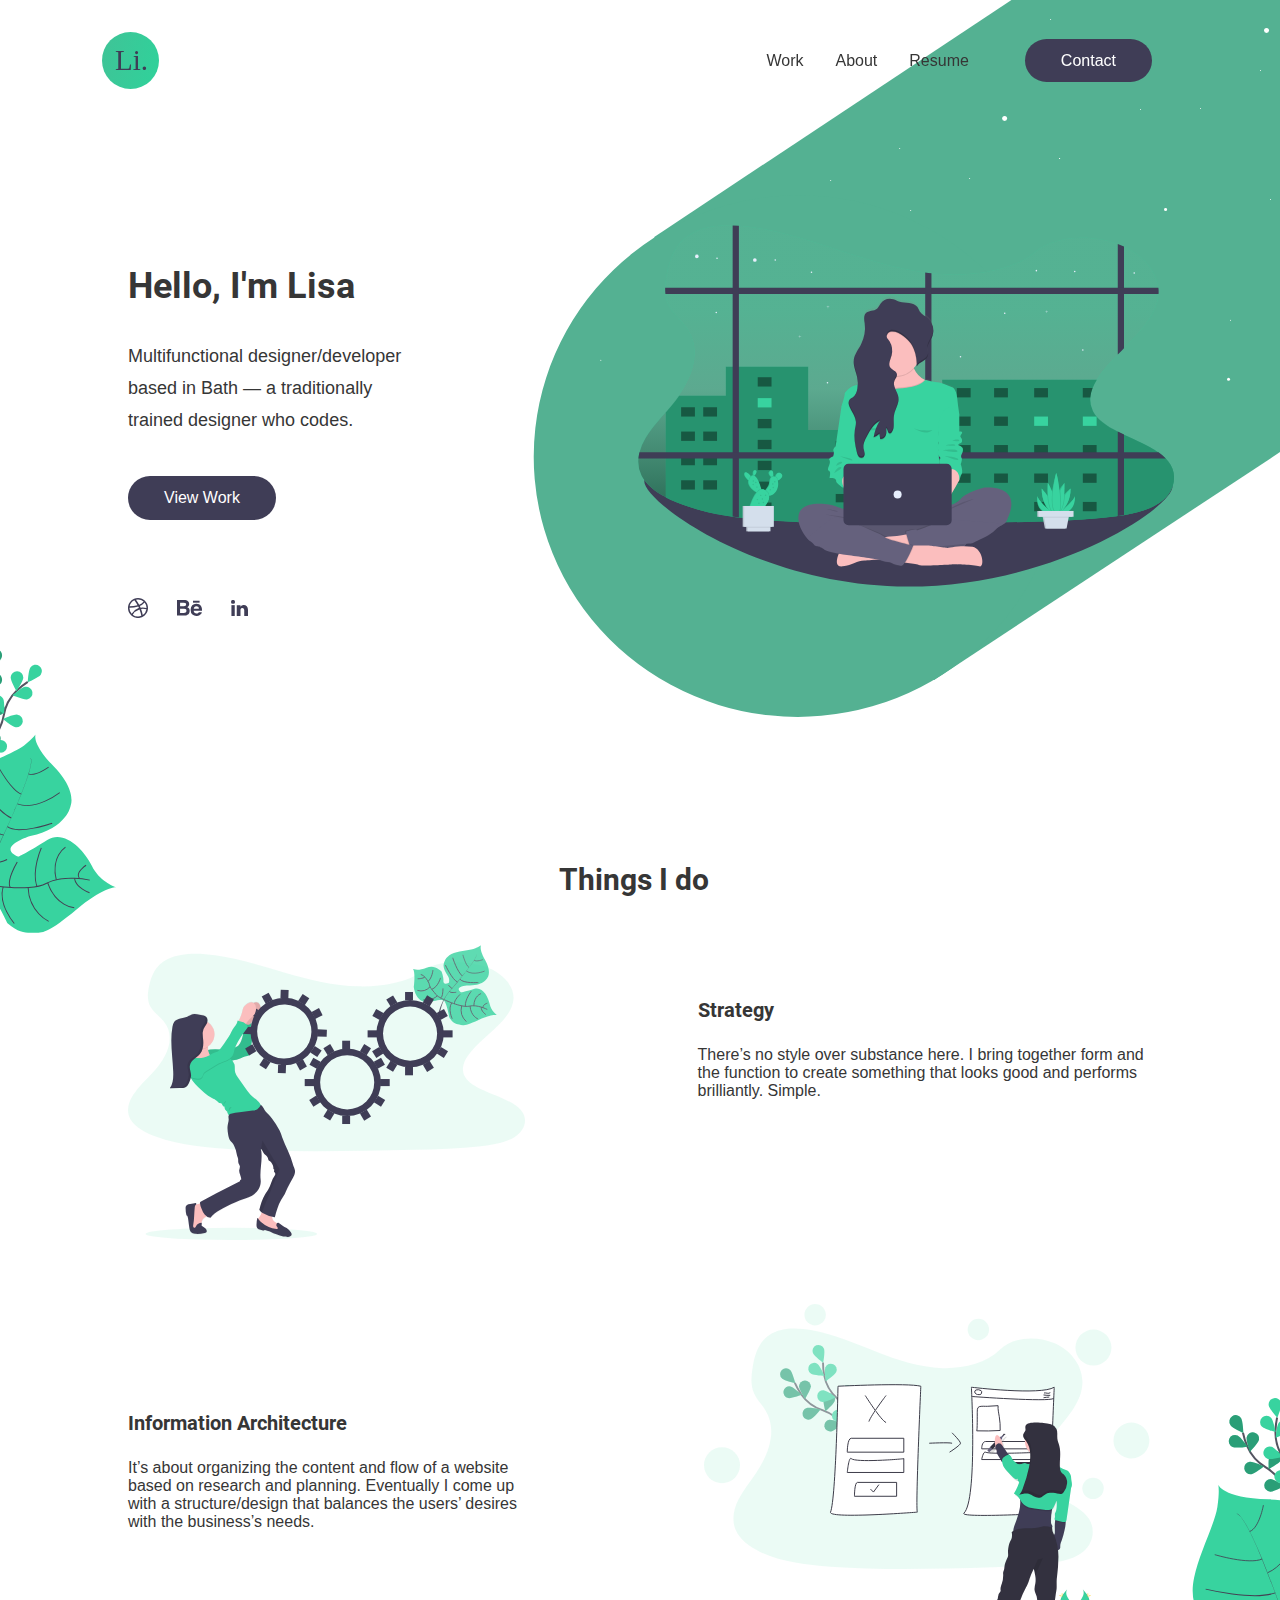
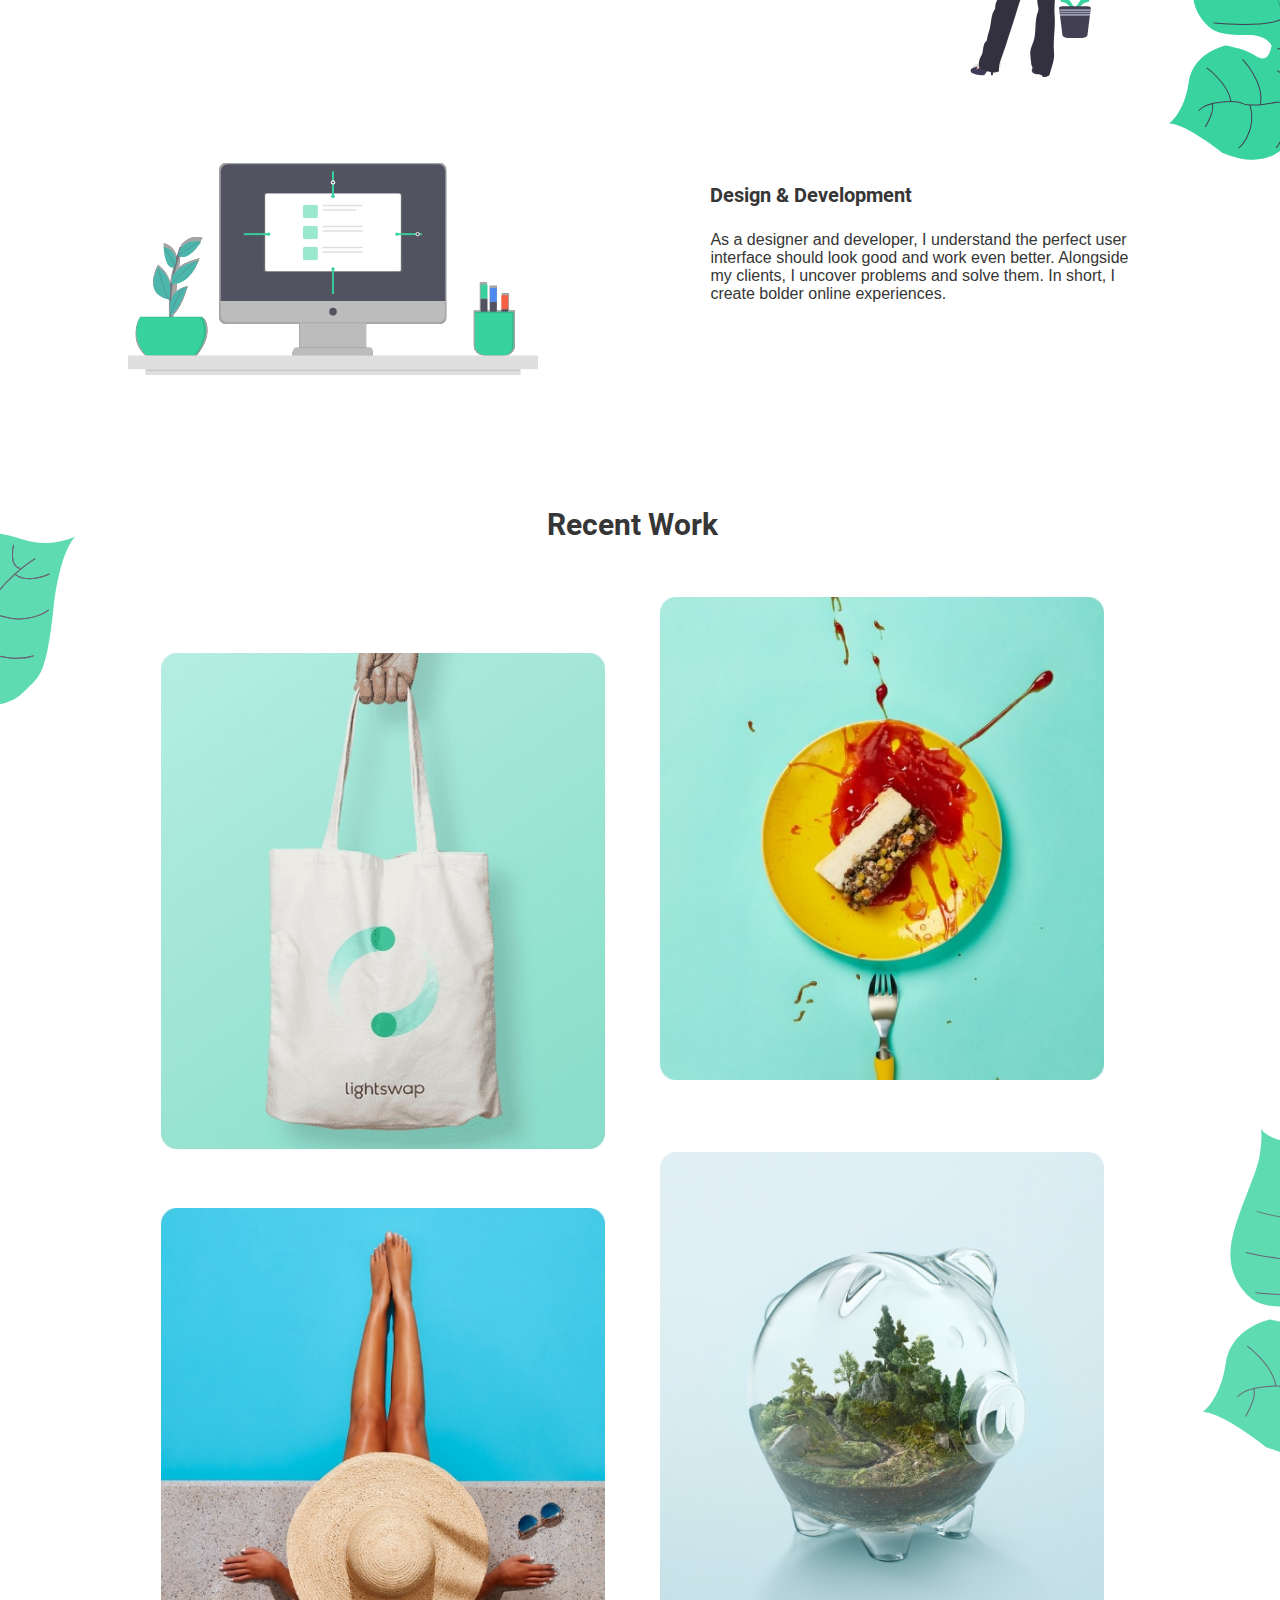
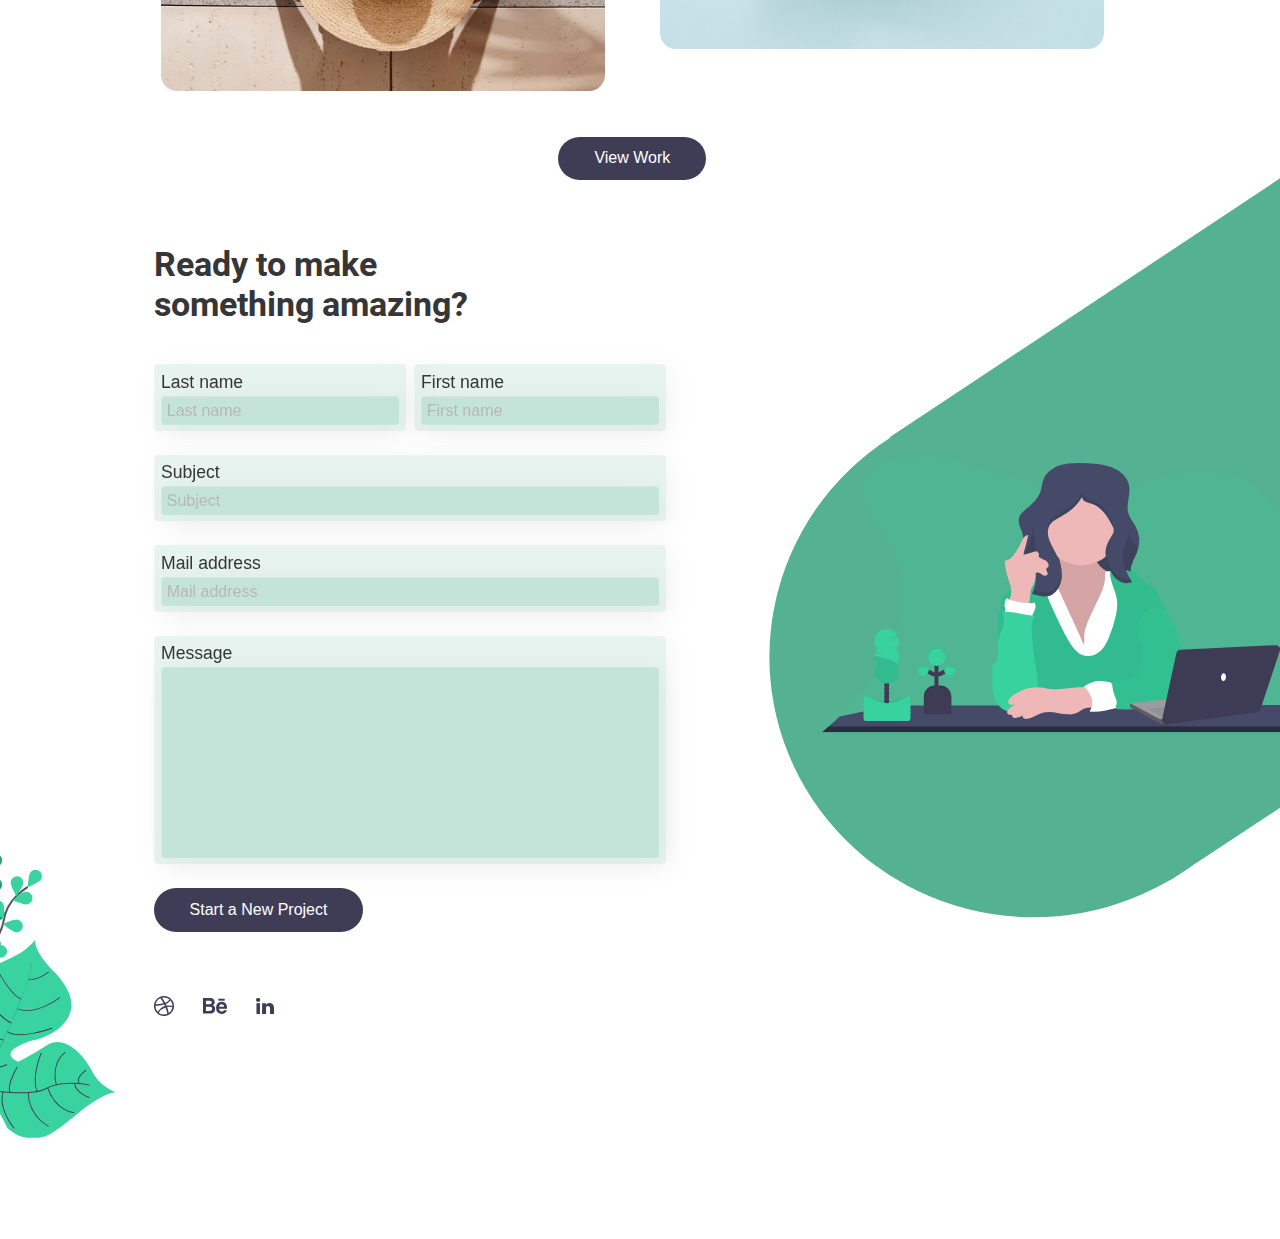
<file: index.html>
<!DOCTYPE html>
<html lang="fr">
  <head>
    <meta charset="UTF-8" />
    <meta http-equiv="X-UA-Compatible" content="IE=edge" />
    <meta name="viewport" content="width=device-width, initial-scale=1.0" />
    <link
      rel="icon"
      href="elements/favicon.svg"
      sizes="any"
      type="image/svg+xml"
    />
    <link rel="stylesheet" href="css/style.css" />
    <title>Lisa's World</title>
  </head>
  <body>
    <!-- Header pour la navbar qui sera fixed -->
    <header>
      <!-- Logo -->
      <img src="elements/logo.svg" alt="Le logo du site" />

      <!-- Ancres -->
      <ul id="menu">
        <li><a href="#recent_work">Work</a></li>
        <li><a href="#introduction">About</a></li>
        <li><a href="#things_i_do">Resume</a></li>
        <li><a href="#contact">Contact</a></li>
      </ul>
    </header>
    <main>
      <!-- Partie introduction qui sera en display flex avec une div en postion relative pendant que l'image qu'elle contient sera en position absolute -->
      <section id="introduction">
        <div id="intro-gauche">
          <h1>Hello, I'm Lisa</h1>
          <p>
            Multifunctional designer/developer based in Bath — a traditionally
            trained designer who codes.
          </p>
          <button>View Work</button>
          <ul>
            <li>
              <a href="#"
                ><img src="elements/dribbble.svg" alt="Le logo de Dribbble"
              /></a>
            </li>
            <li>
              <a href="#"
                ><img src="elements/behance.svg" alt="Le logo de Behance"
              /></a>
            </li>
            <li>
              <a href="#"
                ><img src="elements/linkedin.svg" alt="Le logo de LinkedIn"
              /></a>
            </li>
          </ul>
        </div>
        <div id="intro-droite">
          <img
            src="elements/illustration-header.svg"
            alt="Un dessin minimaliste représentant Lisa sur son ordinateur"
          />
        </div>
      </section>

      <!-- Ajout d'une illustration juste avant le début de la deuxième section -->
      <div id="illu-gauche">
        <img
          src="elements/big-left-leave.svg"
          alt="Une illustration de feuilles"
        />
      </div>

      <!-- Début de la deuxième section -->
      <section id="things_i_do">
        <h2>Things I do</h2>
        <div>
          <img
            src="elements/illustration1.svg"
            alt="Un dessin minimaliste qui représente Lisa faisant des réglages"
          />
          <article>
            <h3>Strategy</h3>
            <p>
              There’s no style over substance here. I bring together form and
              the function to create something that looks good and performs
              brilliantly. Simple.
            </p>
          </article>
        </div>
        <div>
          <article>
            <h3>Information Architecture</h3>
            <p>
              It’s about organizing the content and flow of a website based on
              research and planning. Eventually I come up with a
              structure/design that balances the users’ desires with the
              business’s needs.
            </p>
          </article>
          <img
            src="elements/illustration2.svg"
            alt="Un dessin minimaliste qui représente Lisa organisant des éléments"
          />
        </div>
        <div>
          <img
            src="elements/illustration3.svg"
            alt="Un dessin minimaliste qui représente un ordinateur sur lequel est ouvert un programme de design"
          />
          <article>
            <h3>Design & Development</h3>
            <p>
              As a designer and developer, I understand the perfect user
              interface should look good and work even better. Alongside my
              clients, I uncover problems and solve them. In short, I create
              bolder online experiences.
            </p>
          </article>
        </div>
      </section>

      <!-- Ajout d'une illustration juste avant le début de la troisième section -->
      <div id="illu-droite">
        <img
          src="elements/big-right-leave.svg"
          alt="Une illustration de feuilles"
        />
      </div>

      <!-- Ajout d'une petite illustration à gauche -->
      <div id="illu-gauche-petite">
        <img src="elements/left-leave.svg" alt="Une illustration de feuille" />
      </div>

      <!-- Début de la section Recent Work -->
      <section id="recent_work">
        <h2>Recent Work</h2>
        <ul>
          <li>
            <img
              src="elements/project1.jpg"
              alt="Un sac de course en coton sur fond vert-turquoise"
            />
          </li>
          <li>
            <img
              src="elements/project2.jpg"
              alt="Une assiette jaune pleine de sauce sur fond vert-turquoise"
            />
          </li>
          <li>
            <img
              src="elements/project3.jpg"
              alt="Une femme vue de haut, au bord d'une piscine, portant un large chapeau"
            />
          </li>
          <li>
            <img
              src="elements/project4.jpg"
              alt="Une cochon de verre contenant une sorte de miniscule forêt"
            />
          </li>
        </ul>
        <button>View Work</button>
      </section>

      <!-- Ajout d'une petite illustration à droite -->
      <div id="illu-droite-petite">
        <img src="elements/right-leave.svg" alt="Une illustration de feuille" />
      </div>

      <!-- Dernière section -->
      <section id="contact">
        <div id="contact-gauche">
          <h2>Ready to make something amazing?</h2>
          <form action="">
            <div id="nom_complet">
              <div id="nom">
                <label for="lastname">Last name</label>
                <input
                  type="text"
                  name="lastname"
                  placeholder="Last name"
                  required
                />
              </div>
              <div id="prenom">
                <label for="firstname">First name</label>
                <input
                  type="text"
                  name="firstname"
                  placeholder="First name"
                  required
                />
              </div>
            </div>
            <div id="sujet">
              <label for="subject">Subject</label>
              <input
                type="text"
                name="subject"
                placeholder="Subject"
                required
              />
            </div>
            <div id="email">
              <label for="mail">Mail address</label>
              <input
                type="text"
                name="mail"
                placeholder="Mail address"
                required
              />
            </div>
            <div id="message">
              <label for="message">Message</label>
              <textarea name="message" cols="30" rows="10"></textarea>
            </div>
            <button type="submit">Start a New Project</button>
          </form>
          <ul>
            <li>
              <a href="#"
                ><img src="elements/dribbble.svg" alt="Le logo de Dribbble"
              /></a>
            </li>
            <li>
              <a href="#"
                ><img src="elements/behance.svg" alt="Le logo de Behance"
              /></a>
            </li>
            <li>
              <a href="#"
                ><img src="elements/linkedin.svg" alt="Le logo de LinkedIn"
              /></a>
            </li>
          </ul>
        </div>
        <div id="contact-droite">
          <img
            src="elements/illustration-footer.svg"
            alt="Un dessin minimaliste représentant Lisa au téléphone devant son ordinateur"
          />
        </div>
      </section>
      <div id="illu-gauche-bas">
        <img
          src="elements/big-left-leave.svg"
          alt="Une illustration de feuilles"
        />
      </div>
    </main>
  </body>
</html>
</file>
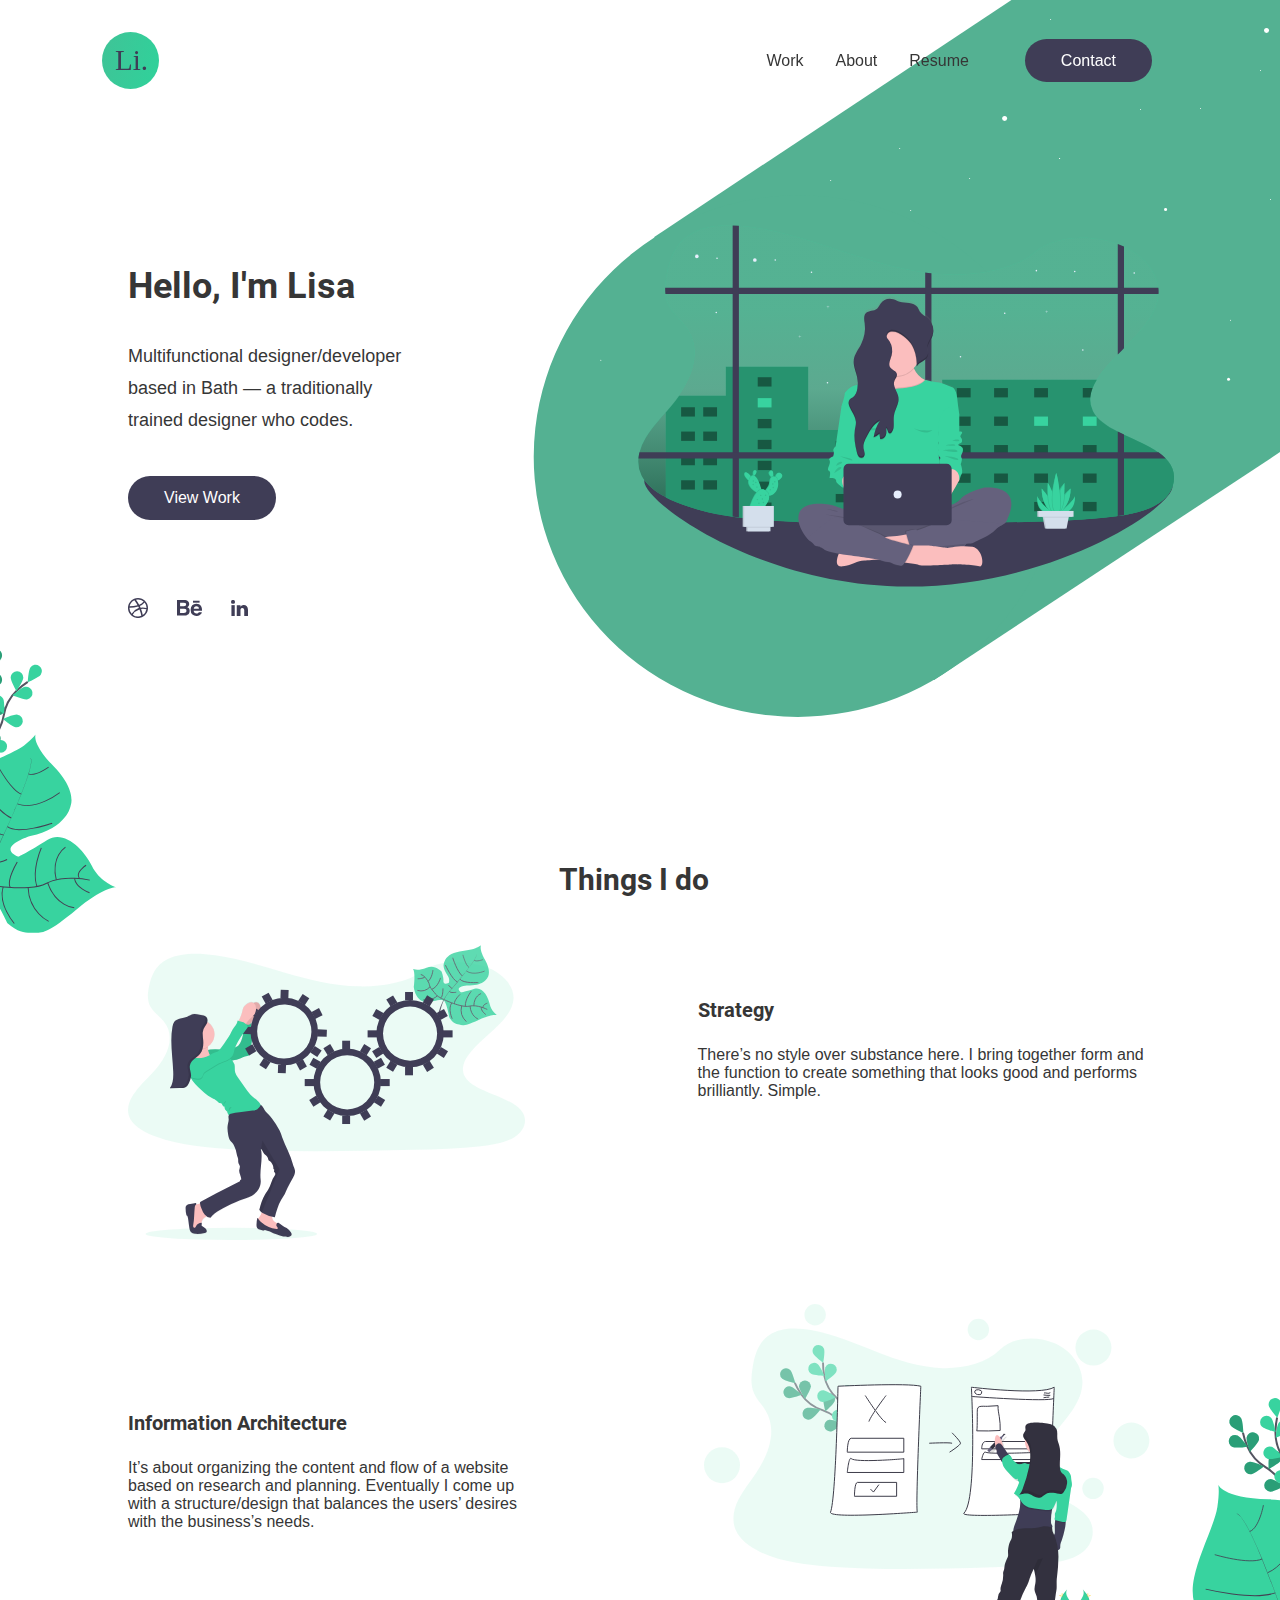
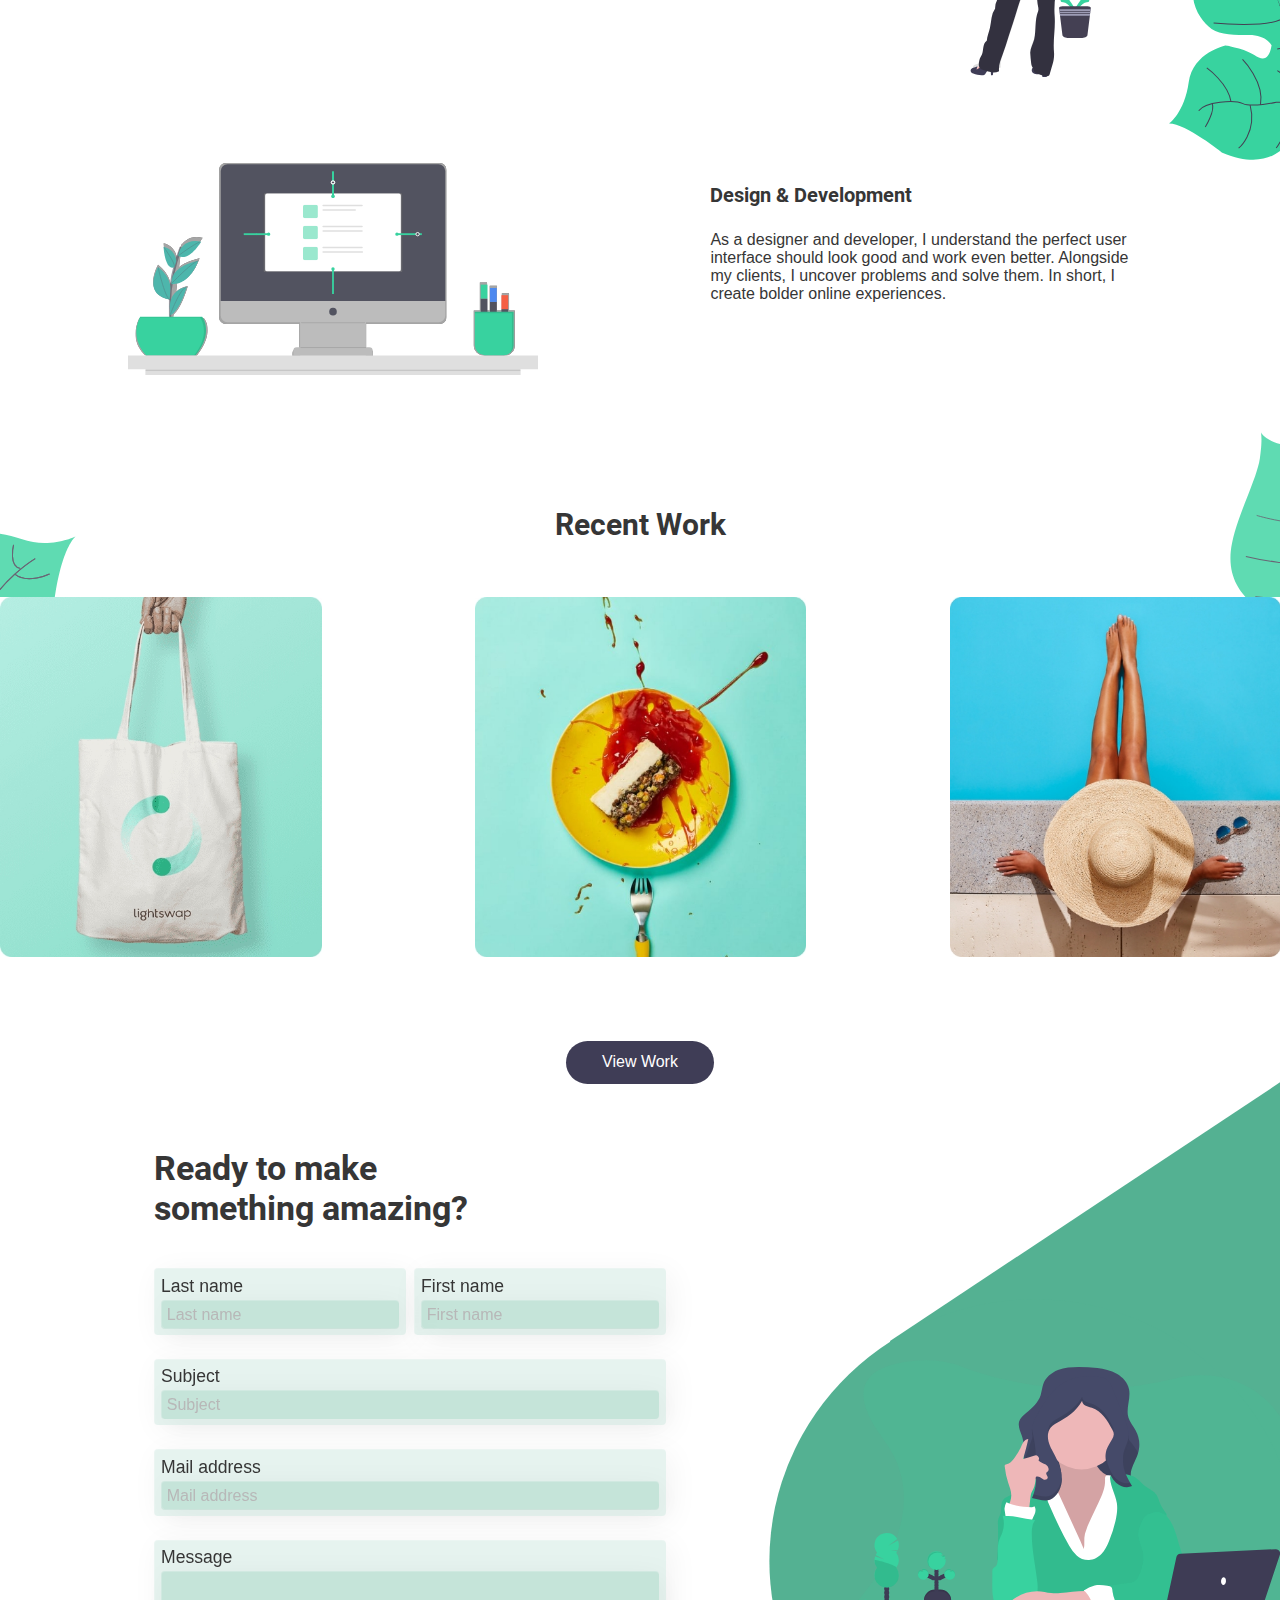
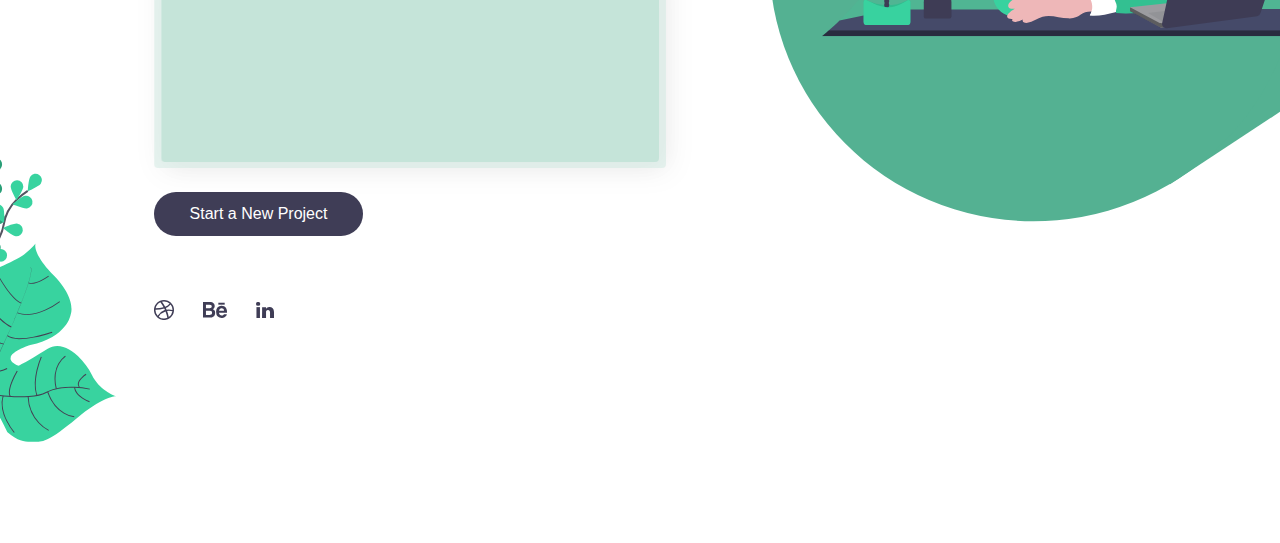
<file: index_alternative.html>
<!DOCTYPE html>
<html lang="fr">
  <head>
    <meta charset="UTF-8" />
    <meta http-equiv="X-UA-Compatible" content="IE=edge" />
    <meta name="viewport" content="width=device-width, initial-scale=1.0" />
    <link
      rel="icon"
      href="elements/favicon.svg"
      sizes="any"
      type="image/svg+xml"
    />
    <link rel="stylesheet" href="css/style.css" />
    <script
      src="https://cdnjs.cloudflare.com/ajax/libs/gsap/3.4.2/gsap.min.js"
      defer
    ></script>
    <script src="js/app.js" defer></script>
    <title>Lisa's World</title>
  </head>
  <body>
    <!-- Header pour la navbar qui sera fixed -->
    <header>
      <!-- Logo -->
      <img src="elements/logo.svg" alt="Le logo du site" />

      <!-- Ancres -->
      <ul id="menu">
        <li><a href="#recent_work_alternative">Work</a></li>
        <li><a href="#introduction">About</a></li>
        <li><a href="#things_i_do">Resume</a></li>
        <li><a href="#contact">Contact</a></li>
      </ul>
    </header>
    <main>
      <!-- Partie introduction qui sera en display flex avec une div en postion relative pendant que l'image qu'elle contient sera en position absolute -->
      <section id="introduction">
        <div id="intro-gauche">
          <h1>Hello, I'm Lisa</h1>
          <p>
            Multifunctional designer/developer based in Bath — a traditionally
            trained designer who codes.
          </p>
          <button>View Work</button>
          <ul>
            <li>
              <a href="#"
                ><img src="elements/dribbble.svg" alt="Le logo de Dribbble"
              /></a>
            </li>
            <li>
              <a href="#"
                ><img src="elements/behance.svg" alt="Le logo de Behance"
              /></a>
            </li>
            <li>
              <a href="#"
                ><img src="elements/linkedin.svg" alt="Le logo de LinkedIn"
              /></a>
            </li>
          </ul>
        </div>
        <div id="intro-droite">
          <img
            src="elements/illustration-header.svg"
            alt="Un dessin minimaliste représentant Lisa sur son ordinateur"
          />
        </div>
      </section>

      <!-- Ajout d'une illustration juste avant le début de la deuxième section -->
      <div id="illu-gauche">
        <img
          src="elements/big-left-leave.svg"
          alt="Une illustration de feuilles"
        />
      </div>

      <!-- Début de la deuxième section -->
      <section id="things_i_do">
        <h2>Things I do</h2>
        <div>
          <img
            src="elements/illustration1.svg"
            alt="Un dessin minimaliste qui représente Lisa faisant des réglages"
          />
          <article>
            <h3>Strategy</h3>
            <p>
              There’s no style over substance here. I bring together form and
              the function to create something that looks good and performs
              brilliantly. Simple.
            </p>
          </article>
        </div>
        <div>
          <article>
            <h3>Information Architecture</h3>
            <p>
              It’s about organizing the content and flow of a website based on
              research and planning. Eventually I come up with a
              structure/design that balances the users’ desires with the
              business’s needs.
            </p>
          </article>
          <img
            src="elements/illustration2.svg"
            alt="Un dessin minimaliste qui représente Lisa organisant des éléments"
          />
        </div>
        <div>
          <img
            src="elements/illustration3.svg"
            alt="Un dessin minimaliste qui représente un ordinateur sur lequel est ouvert un programme de design"
          />
          <article>
            <h3>Design & Development</h3>
            <p>
              As a designer and developer, I understand the perfect user
              interface should look good and work even better. Alongside my
              clients, I uncover problems and solve them. In short, I create
              bolder online experiences.
            </p>
          </article>
        </div>
      </section>

      <!-- Ajout d'une illustration juste avant le début de la troisième section -->
      <div id="illu-droite">
        <img
          src="elements/big-right-leave.svg"
          alt="Une illustration de feuilles"
        />
      </div>

      <!-- Ajout d'une petite illustration à gauche -->
      <div id="illu-gauche-petite">
        <img src="elements/left-leave.svg" alt="Une illustration de feuille" />
      </div>

      <!-- Début de la section Recent Work -->
      <section id="recent_work_alternative">
        <h2>Recent Work</h2>
        <div class="menu">
          <ul class="menu--wrapper">
            <li class="menu--item">
              <img
                src="elements/project1.jpg"
                alt="Un sac de course en coton sur fond vert-turquoise"
              />
            </li>
            <li class="menu--item">
              <img
                src="elements/project2.jpg"
                alt="Une assiette jaune pleine de sauce sur fond vert-turquoise"
              />
            </li>
            <li class="menu--item">
              <img
                src="elements/project3.jpg"
                alt="Une femme vue de haut, au bord d'une piscine, portant un large chapeau"
              />
            </li>
            <li class="menu--item">
              <img
                src="elements/project4.jpg"
                alt="Une cochon de verre contenant une sorte de miniscule forêt"
              />
            </li>
          </ul>
        </div>
        <button>View Work</button>
      </section>

      <!-- Ajout d'une petite illustration à droite -->
      <div id="illu-droite-petite">
        <img src="elements/right-leave.svg" alt="Une illustration de feuille" />
      </div>

      <!-- Dernière section -->
      <section id="contact">
        <div id="contact-gauche">
          <h2>Ready to make something amazing?</h2>
          <form action="">
            <div id="nom_complet">
              <div id="nom">
                <label for="lastname">Last name</label>
                <input
                  type="text"
                  name="lastname"
                  placeholder="Last name"
                  required
                />
              </div>
              <div id="prenom">
                <label for="firstname">First name</label>
                <input
                  type="text"
                  name="firstname"
                  placeholder="First name"
                  required
                />
              </div>
            </div>
            <div id="sujet">
              <label for="subject">Subject</label>
              <input
                type="text"
                name="subject"
                placeholder="Subject"
                required
              />
            </div>
            <div id="email">
              <label for="mail">Mail address</label>
              <input
                type="text"
                name="mail"
                placeholder="Mail address"
                required
              />
            </div>
            <div id="message">
              <label for="message">Message</label>
              <textarea name="message" cols="30" rows="10"></textarea>
            </div>
            <button type="submit">Start a New Project</button>
          </form>
          <ul>
            <li>
              <a href="#"
                ><img src="elements/dribbble.svg" alt="Le logo de Dribbble"
              /></a>
            </li>
            <li>
              <a href="#"
                ><img src="elements/behance.svg" alt="Le logo de Behance"
              /></a>
            </li>
            <li>
              <a href="#"
                ><img src="elements/linkedin.svg" alt="Le logo de LinkedIn"
              /></a>
            </li>
          </ul>
        </div>
        <div id="contact-droite">
          <img
            src="elements/illustration-footer.svg"
            alt="Un dessin minimaliste représentant Lisa au téléphone devant son ordinateur"
          />
        </div>
      </section>
      <div id="illu-gauche-bas">
        <img
          src="elements/big-left-leave.svg"
          alt="Une illustration de feuilles"
        />
      </div>
    </main>
  </body>
</html>
</file>
<file: css/style.css>
@charset "UTF-8";
/* Reset CSS */
html {
  box-sizing: border-box;
  font-size: 16px;
  scroll-behavior: smooth;
}

*,
*:before,
*:after {
  box-sizing: inherit;
}

body,
h1,
h2,
h3,
h4,
h5,
h6,
p,
ol,
ul {
  margin: 0;
  padding: 0;
  font-weight: normal;
}

ol,
ul {
  list-style: none;
}

/* Fin du reset */
/* Ajout des polices */
@font-face {
  font-family: "Questrial";
  src: url("../elements/Questrial-Regular.ttf") format("ttf");
}
@font-face {
  font-family: "Roboto";
  src: url("../elements/Roboto-Bold.ttf");
  font-weight: bold;
}
body {
  font-family: "Questrial", sans-serif;
  color: #363636;
  overflow: overlay;
}

/* Gestion de la navbar */
header {
  display: flex;
  flex-wrap: wrap;
  justify-content: space-between;
  align-items: center;
  position: fixed;
  width: 100vw;
  padding-left: 8vw;
  padding-right: 10vw;
  padding-top: 2rem;
  z-index: 2;
  transition-duration: 0.5s;
}
header #menu {
  display: flex;
  align-items: center;
}
header #menu li {
  margin-right: 2rem;
  cursor: pointer;
  transition-duration: 0.5s;
}
header #menu li a {
  text-decoration: none;
  color: #363636;
}
header #menu li:nth-of-type(4) {
  margin-right: 0;
  margin-left: 1.5rem;
  border-radius: 1.5rem;
  padding-left: 2.25rem;
  padding-right: 2.25rem;
  padding-top: 0.8rem;
  padding-bottom: 0.8rem;
  background-color: #3f3d56;
}
header #menu li:nth-of-type(4) a {
  color: white;
}
header #menu li:hover {
  font-size: 1.2rem;
}

.scrolled {
  background-color: rgba(255, 255, 255, 0.9);
  box-shadow: 5px 5px 30px rgba(0, 0, 0, 0.2);
  padding-top: 0.2rem;
  padding-bottom: 0.2rem;
}

/* Style de la partie introduction */
#introduction {
  padding-top: 5.5rem;
  display: flex;
  padding-left: 10vw;
  position: relative;
}
#introduction #intro-gauche {
  padding-top: 11rem;
  width: 30vw;
  padding-left: calc(21vw - 300px);
}
#introduction #intro-gauche h1 {
  font-family: "Roboto", sans-serif;
  font-size: 2.25rem;
  line-height: 2.75rem;
  margin-bottom: 2rem;
}
#introduction #intro-gauche p {
  font-size: 1.125rem;
  line-height: 2rem;
  margin-bottom: 2.5rem;
  max-width: 300px;
}
#introduction #intro-gauche ul {
  display: flex;
  width: 7.5rem;
  justify-content: space-between;
  align-items: center;
}
#introduction #intro-gauche button {
  margin-bottom: 4.9rem;
}
#introduction #intro-droite {
  position: absolute;
  z-index: -1;
  top: 0;
  right: 0;
  width: 60vw;
  max-width: 800px;
  overflow: hidden;
}

button {
  background-color: #3f3d56;
  color: white;
  font-size: 1rem;
  border-radius: 1.5rem;
  padding-left: 2.25rem;
  padding-right: 2.25rem;
  padding-top: 0.8rem;
  padding-bottom: 0.8rem;
  border: none;
  cursor: pointer;
  transition-duration: 0.5s;
}

button:hover {
  font-size: 1.2rem;
  background-color: rgb(84, 177, 146);
}

/* Placement de la première illustration */
#illu-gauche {
  position: relative;
  z-index: -1;
}
#illu-gauche img {
  position: absolute;
  top: 1.75rem;
}

h2 {
  font-family: "Roboto", sans-serif;
  font-size: 1.875rem;
  text-align: center;
}

/* Style de la deuxième section */
#things_i_do {
  padding-top: 15rem;
  padding-left: 10vw;
  padding-right: 11vw;
}
#things_i_do h2 {
  margin-bottom: 3rem;
}
#things_i_do div {
  display: flex;
  justify-content: space-between;
  gap: 13.5vw;
  width: 80vw;
  max-width: 1080px;
  margin-left: auto;
  margin-right: auto;
}
#things_i_do div article h3 {
  font-family: "Roboto", sans-serif;
  font-size: 1.25rem;
  line-height: 1.5rem;
  margin-bottom: 1.5rem;
}

#things_i_do > div:nth-of-type(1) {
  margin-bottom: 4rem;
}
#things_i_do > div:nth-of-type(1) img {
  width: 31vw;
  max-width: 430px;
}
#things_i_do > div:nth-of-type(1) article {
  padding-top: 3.3rem;
}

#things_i_do > div:nth-of-type(2) {
  margin-bottom: 5.4rem;
}
#things_i_do > div:nth-of-type(2) img {
  width: 35vw;
  max-width: 470px;
}
#things_i_do > div:nth-of-type(2) article {
  padding-top: 6.7rem;
}

#things_i_do > div:nth-of-type(3) img {
  width: 32vw;
  max-width: 443px;
}
#things_i_do > div:nth-of-type(3) article {
  padding-top: 1.25rem;
}

/* Placement de la deuxième illustration */
#illu-droite {
  position: relative;
  z-index: -1;
}
#illu-droite img {
  position: absolute;
  top: -36.125rem;
  right: 0;
}

/* Placement de la troisième illustration */
#illu-gauche-petite {
  position: relative;
  z-index: -1;
}
#illu-gauche-petite img {
  position: absolute;
  left: 0;
  top: 9.8rem;
}

/* Style de la section Recent Work */
#recent_work {
  padding-left: 10.6vw;
  padding-top: 8.25rem;
  padding-right: 11.8vw;
  display: flex;
  flex-direction: column;
  align-items: center;
}
#recent_work h2 {
  margin-bottom: 3.4rem;
}
#recent_work ul {
  display: grid;
  grid-template-columns: 1fr min(34.7vw, 475px) 55px min(34.7vw, 475px) 1fr;
  margin-bottom: 5.25rem;
}
#recent_work ul li:nth-of-type(odd) {
  position: relative;
  top: 3.5rem;
  grid-column: 2/3;
}
#recent_work ul li:nth-of-type(even) {
  grid-column: 4/5;
}
#recent_work ul li:nth-of-type(1),
#recent_work ul li:nth-of-type(2) {
  margin-bottom: 55px;
}
#recent_work ul li img {
  width: 34.7vw;
  max-width: 475px;
}

/* Placement de la quatrième illustration */
#illu-droite-petite {
  position: relative;
  z-index: -1;
}
#illu-droite-petite img {
  position: absolute;
  right: 0;
  top: -40.875rem;
}

/* Style de la partie contact */
#contact {
  display: flex;
  padding-left: 12vw;
  position: relative;
  min-height: 53.7rem;
  margin-bottom: 12.5rem;
}
#contact #contact-gauche h2 {
  font-size: 2.125rem;
  max-width: 320px;
  text-align: left;
  margin-top: 4rem;
  margin-bottom: 2.5rem;
}
#contact #contact-gauche form {
  display: flex;
  flex-direction: column;
  gap: 1.5rem;
  width: 40vw;
}
#contact #contact-gauche form #nom_complet {
  display: flex;
  flex-wrap: wrap;
  gap: 0.5rem;
}
#contact #contact-gauche form #nom,
#contact #contact-gauche form #prenom,
#contact #contact-gauche form #email,
#contact #contact-gauche form #sujet,
#contact #contact-gauche form #message {
  display: flex;
  flex-direction: column;
  background-color: rgba(84, 177, 146, 0.15);
  padding: 0.4rem;
  border-radius: 4px;
  font-size: 1.1rem;
  -webkit-backdrop-filter: blur(10px);
          backdrop-filter: blur(10px);
  border-top: 1px solid rgba(255, 255, 255, 0.2);
  border-left: 1px solid rgba(255, 255, 255, 0.2);
  box-shadow: 5px 5px 30px rgba(0, 0, 0, 0.05);
  width: 100%;
}
#contact #contact-gauche form #nom,
#contact #contact-gauche form #prenom {
  width: calc(50% - 0.25rem);
  min-width: 250px;
}
#contact #contact-gauche form input,
#contact #contact-gauche form textarea {
  padding: 0.3rem;
  border-radius: 4px;
  border: none;
  margin-top: 0.2rem;
  background-color: rgba(84, 177, 146, 0.1);
  -webkit-backdrop-filter: blur(10px);
          backdrop-filter: blur(10px);
  border-top: 1px solid rgba(255, 255, 255, 0.2);
  border-left: 1px solid rgba(255, 255, 255, 0.2);
  box-shadow: 5px 5px 30px rgba(0, 0, 0, 0.05);
  color: #3f3d56;
  transition: color 0.3s ease-out;
  transition: background-color 0.4s ease-out;
  font-size: 1rem;
}
#contact #contact-gauche form input::-webkit-input-placeholder {
  color: #b8b8b8;
  font-family: "Questrial", sans-serif;
  font-size: 1rem;
}
#contact #contact-gauche form textarea {
  resize: none;
}
#contact #contact-gauche form input:focus,
#contact #contact-gauche form textarea:focus {
  outline: none;
  background-color: white;
}
#contact #contact-gauche form button {
  width: -webkit-fit-content;
  width: -moz-fit-content;
  width: fit-content;
  margin-bottom: 4rem;
}
#contact #contact-gauche ul {
  display: flex;
  width: 7.5rem;
  justify-content: space-between;
  align-items: center;
}
#contact #contact-droite {
  position: absolute;
  z-index: -1;
  top: -7.25rem;
  right: 0;
  width: 40vw;
  max-width: 683px;
  overflow: hidden;
}

#illu-gauche-bas {
  position: relative;
  z-index: -1;
}
#illu-gauche-bas img {
  position: absolute;
  top: -24rem;
}

/* Style scrollbar */
body::-webkit-scrollbar {
  width: 12px;
  background-color: transparent;
}

body::-webkit-scrollbar-track {
  background-color: transparent;
}

body::-webkit-scrollbar-thumb {
  background: #363636;
}

/* Fixer les ancres */
/* Responsive */
@media (max-width: 750px) {
  #illu-gauche img,
#illu-droite img,
#illu-gauche-bas img {
    max-width: 20vw;
  }
  #illu-gauche-petite img,
#illu-droite-petite img {
    max-width: 15vw;
  }
  #introduction {
    justify-content: center;
    padding-left: 0;
  }
  #introduction #intro-gauche {
    padding-top: 0;
    margin-top: 6rem;
    padding-left: 0;
    padding: 1rem;
    max-width: 80vw;
    min-width: -webkit-fit-content;
    min-width: -moz-fit-content;
    min-width: fit-content;
    background-color: rgba(255, 255, 255, 0.3);
    -webkit-backdrop-filter: blur(5px);
            backdrop-filter: blur(5px);
    box-shadow: 5px 5px 30px rgba(0, 0, 0, 0.2);
    border-radius: 6px;
  }
  #introduction #intro-droite {
    width: 100vw;
  }
  #things_i_do {
    padding-top: 10rem;
    padding-left: 0;
    padding-right: 0;
  }
  #things_i_do div {
    flex-direction: column;
    align-items: center;
    gap: 2rem;
  }
  #things_i_do div article h3 {
    text-align: center;
  }
  #things_i_do > div:nth-of-type(1) img {
    width: 80vw;
  }
  #things_i_do > div:nth-of-type(1) article {
    padding-top: 2rem;
  }
  #things_i_do > div:nth-of-type(2) img {
    width: 80vw;
  }
  #things_i_do > div:nth-of-type(2) article {
    padding-top: 2rem;
  }
  #things_i_do > div:nth-of-type(3) img {
    width: 80vw;
  }
  #things_i_do > div:nth-of-type(3) article {
    padding-top: 2rem;
  }
  #contact {
    padding-left: 0;
    justify-content: center;
    margin-bottom: 8rem;
    padding-top: 6rem;
  }
  #contact #contact-gauche {
    width: 80vw;
    display: flex;
    flex-direction: column;
    align-items: center;
  }
  #contact #contact-gauche h2 {
    text-align: center;
  }
  #contact #contact-gauche form {
    gap: 1.5rem;
    width: 80vw;
  }
  #contact #contact-gauche form #nom,
#contact #contact-gauche form #prenom,
#contact #contact-gauche form #email,
#contact #contact-gauche form #sujet,
#contact #contact-gauche form #message {
    background-color: rgba(255, 255, 255, 0.4);
    -webkit-backdrop-filter: blur(10px);
            backdrop-filter: blur(10px);
    box-shadow: 5px 5px 30px rgba(0, 0, 0, 0.2);
    border-radius: 6px;
  }
  #contact #contact-gauche form input,
#contact #contact-gauche form textarea {
    background-color: rgba(255, 255, 255, 0.4);
    -webkit-backdrop-filter: blur(5px);
            backdrop-filter: blur(5px);
    box-shadow: 5px 5px 30px rgba(0, 0, 0, 0.2);
    border-radius: 6px;
    color: #3f3d56;
    transition: color 0.3s ease-out;
    transition: background-color 0.4s ease-out;
    font-size: 1rem;
  }
  #contact #contact-gauche button {
    align-self: center;
  }
  #contact #contact-droite {
    width: 100vw;
  }
  header {
    padding-left: 4vw;
    padding-right: 4vw;
  }
  header #menu li {
    margin-right: 0.8rem;
  }
  header #menu li:nth-of-type(4) {
    margin-left: 0rem;
    padding-left: 0.8rem;
    padding-right: 0.8rem;
    padding-top: 0.5rem;
    padding-bottom: 0.5rem;
  }
  header #menu li:hover {
    font-size: 1rem;
  }
}
@media (min-width: 1920px) {
  #introduction #intro-gauche {
    padding-left: calc(30vw - 400px);
  }
  #introduction #intro-gauche p {
    max-width: 400px;
  }
}
#recent_work_alternative {
  padding-top: 8.25rem;
  display: flex;
  flex-direction: column;
  align-items: center;
  height: auto;
}
#recent_work_alternative h2 {
  margin-bottom: 3.4rem;
}
#recent_work_alternative .menu {
  margin-bottom: 5.25rem;
  display: flex;
  overflow: hidden;
  cursor: -webkit-grab;
  cursor: grab;
  position: relative;
  z-index: 1;
  width: 100%;
  height: 40vh;
}
#recent_work_alternative .menu.is-dragging {
  cursor: -webkit-grabbing;
  cursor: grabbing;
}
#recent_work_alternative .menu--wrapper {
  display: flex;
  position: absolute;
  z-index: 1;
  height: 100%;
  top: 0;
  left: 0;
  width: 100%;
}
#recent_work_alternative .menu--item {
  position: absolute;
  z-index: 1;
  top: 0;
  left: 0;
  width: 34vw;
  min-width: 475px;
  height: 100%;
  overflow: hidden;
}
#recent_work_alternative .menu--item img {
  -webkit-user-select: none;
     -moz-user-select: none;
      -ms-user-select: none;
          user-select: none;
  -webkit-appearance: none;
  padding: 0;
  border: none;
  outline: none;
  box-shadow: none;
  cursor: pointer;
  pointer-events: none;
  transform-origin: center;
  position: absolute;
  z-index: 1;
  top: 0;
  left: 0;
  -o-object-fit: contain;
     object-fit: contain;
  height: 100%;
  width: auto;
  vertical-align: middle;
  transform-origin: center;
}/*# sourceMappingURL=style.css.map */
</file>
